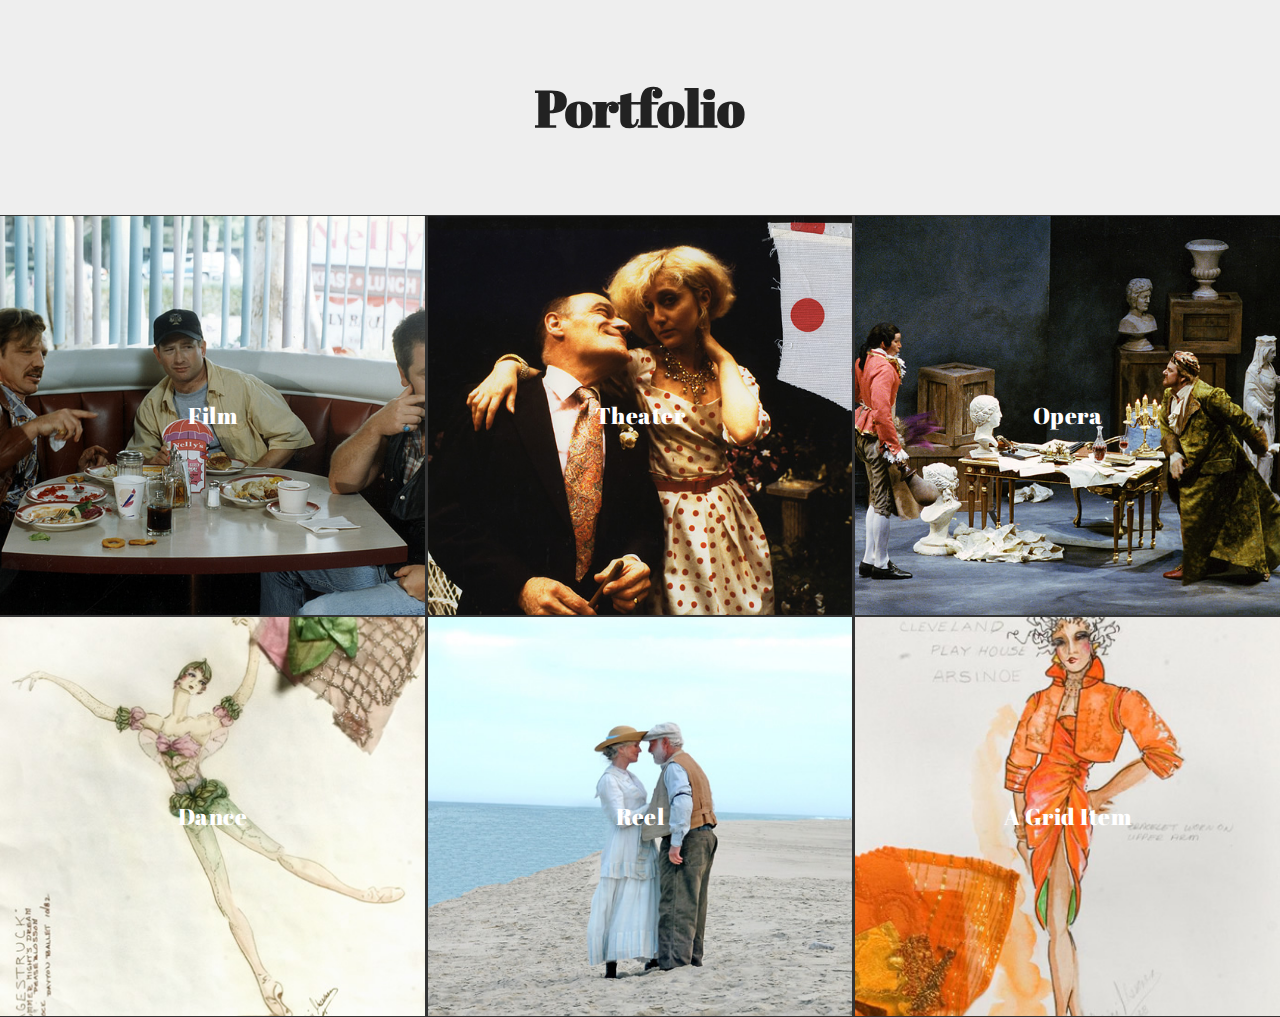
<file: portfolio.html>
<!DOCTYPE HTML>

<html>
	<head>
		<title>Mimi Maxmen</title>
		<meta charset="utf-8" />
		<meta name="viewport" content="width=device-width, initial-scale=1" />
		<!--[if lte IE 8]><script src="assets/js/ie/html5shiv.js"></script><![endif]-->
		<link rel="stylesheet" href="assets/css/portfolio.css" />
		<!--[if lte IE 8]><link rel="stylesheet" href="assets/css/ie8.css" /><![endif]-->
		<!--[if lte IE 9]><link rel="stylesheet" href="assets/css/ie9.css" /><![endif]-->
	</head>

    <section class="mast">
      <header class="mast__header">
        <h1>Portfolio</h1>
      </header>

    </section>

    <section class="blocks">
      <div class="blocks__grid">
      <article class="block">
        <div class="block__content">
          <figure class="block__bg" style="background-image: url(assets/css/images/010.jpg)"></figure>
          <header class="block__header">
            <h3>Film</h3>
          </header>
        </div>
      </article>

      <article class="block">
        <div class="block__content">
        <figure class="block__bg" style="background-image: url(assets/css/images/017.jpg)"></figure>
        <header class="block__header">
          <h3>Theater</h3>
        </header>
        </div>
      </article>

      <article class="block">
        <div class="block__content">
          <figure class="block__bg" style="background-image: url(assets/css/images/035.jpg)"></figure>
          <header class="block__header">
            <h3>Opera</h3>
          </header>
        </div>
      </article>

      <article class="block">
        <div class="block__content">
          <figure class="block__bg" style="background-image: url(assets/css/images/001.jpg)"></figure>
          <header class="block__header">
            <h3>Dance</h3>
          </header>
        </div>
      </article>

      <article class="block">
        <div class="block__content">
          <figure class="block__bg" style="background-image: url(assets/css/images/020.jpg)"></figure>
          <header class="block__header">
            <h3>Reel</h3>
          </header>
        </div>
      </article>

      <article class="block">
        <div class="block__content">
          <figure class="block__bg" style="background-image: url(assets/css/images/028.jpg)"></figure>
          <header class="block__header">
            <h3>A Grid Item</h3>
          </header>
        </div>
      </article>

      <!-- <article class="block">
        <div class="block__content">
          <figure class="block__bg" style="background-image: url(assets/css/images/041.jpg)"></figure>
          <header class="block__header">
            <h3>A Grid Item</h3>
          </header>
        </div>
      </article>
      <article class="block">
        <div class="block__content">
          <figure class="block__bg" style="background-image: url(assets/css/images/044.jpg)"></figure>
          <header class="block__header">
            <h3>A Grid Item</h3>
          </header>
        </div>
      </article>
       <article class="block">
        <div class="block__content">
          <figure class="block__bg" style="background-image: url(https://unsplash.it/g/900/800?image=952)"></figure>
          <header class="block__header">
            <h3>A Grid Item</h3>
          </header>
        </div>
      </article>

        <article class="block">
        <div class="block__content">
          <figure class="block__bg" style="background-image: url(https://unsplash.it/g/900/800?image=959)"></figure>
          <header class="block__header">
            <h3>A Grid Item</h3>
          </header>
        </div>
      </article>

      <article class="block">
        <div class="block__content">
          <figure class="block__bg" style="background-image: url(https://unsplash.it/g/900/800?image=953)"></figure>
          <header class="block__header">
            <h3>A Grid Item</h3>
          </header>
        </div>
      </article>
      <article class="block">
        <div class="block__content">
          <figure class="block__bg" style="background-image: url(https://unsplash.it/g/900/800?image=945)"></figure>
          <header class="block__header">
            <h3>A Grid Item</h3>
          </header>
        </div>
      </article> -->
      </div>
    </section>
  </body>
</html>
</file>
<file: assets/css/portfolio.css>
/*---------------------------
-MQs
-----------------------------*/
/*---------------------------
-FONTS
-----------------------------*/
@import url(https://fonts.googleapis.com/css?family=Abril+Fatface);
/*---------------------------
-SETUPS
-----------------------------*/
*, *:before, *:after {
  box-sizing: border-box; }

* {
  min-height: 0;
  min-width: 0;
  margin: 0;
  padding: 0; }

/*---------------------------
-type
-----------------------------*/
body {
  line-height: 1.7;
  color: #222;
  background-color: #fff;
  font-weight: 400;
  font-style: normal;
  -ms-text-size-adjust: 100%;
  -webkit-text-size-adjust: 100%;
  -webkit-font-smoothing: antialiased;
  -moz-osx-font-smoothing: grayscale;
  text-rendering: optimizeLegibility; }

h1, h3 {
  font-family: "Abril Fatface", "georgia", serif; }

.code {
  padding: 2em;
  font-size: 0.85em;
  background-color: #fff;
  color: #555;
  overflow-x: auto; }

/*---------------------------
-MAST
-----------------------------*/
.mast {
  background-color: #eee;
  padding: 4em 0; }
  .mast__header {
    margin: 0 auto;
    padding: 0 1%; }
    .mast__header h1 {
      font-size: 2em;
      text-align: center; }
      @media (min-width: 65em) {
        .mast__header h1 {
          font-size: 3.2em; } }
  .mast__content {
    max-width: 50em;
    margin: 0 auto; }

/*---------------------------
-BLOCKS
-----------------------------*/
.blocks {
  color: #fff;
  background-color: #333; }
  .blocks__grid {
    display: flex;
    flex-direction: row;
    flex-flow: wrap;
    margin-left: -0.1%;
    margin-right: -0.1%;
    position: relative;
    z-index: 0;
    background-color: #333; }
    .blocks__grid > * {
      padding: 0.1%;
      flex-basis: 50%; }
      @media (min-width: 54em) {
        .blocks__grid > * {
          flex-basis: 33.33333%; } }
      @media (min-width: 65em) {
        .blocks__grid > * {
          flex-basis: 33.33333%; } }
      @media (min-width: 91em) {
        .blocks__grid > * {
          flex-basis: 25%; } }

/*---------------------------
-BLOCK
-----------------------------*/
.block__content {
  z-index: 3;
  position: relative;
  display: block;
  padding: 1em;
  height: 0em;
  padding-bottom: 90%;
  will-change: background;
  overflow: hidden; }
.block__bg {
  z-index: 0;
  position: absolute;
  height: 100%;
  width: 100%;
  top: 0;
  left: 0;
  margin: 0;
  overflow: hidden;
  background-position: 50%;
  background-repeat: no-repeat;
  background-size: cover; }
.block__header {
  position: absolute;
  top: 50%;
  left: 50%;
  transform: translate(-50%, -50%);
  margin: 0 auto; }
.block h3 {
  font-size: 1.8vw;
  font-family: "Abril Fatface", "georgia", serif;
  letter-spacing: 0.02em;
  font-weight: 400; }

/*# sourceMappingURL=portfolio.css.map */
</file>
<file: assets/css/ie8.css>
/*
	Aerial by Pixelarity
	pixelarity.com | hello@pixelarity.com
	License: pixelarity.com/license
*/

/* Header */

	#header nav a {
		position: relative;
		border: solid 1px #fff;
		border-radius: 100%;
		-ms-behavior: url("assets/js/ie/PIE.htc");
	}

		#header nav a:before {
			border: 0;
		}

/* Footer */

	#footer {
		background-image: url("images/ie/footer.png");
		background-position: bottom left;
		background-repeat: repeat-x;
	}
</file>
<file: assets/css/ie9.css>
/*
	Aerial by Pixelarity
	pixelarity.com | hello@pixelarity.com
	License: pixelarity.com/license
*/

/* Wrapper */

	#wrapper {
		opacity: 1;
	}

/* Overlay */

	#overlay {
		opacity: 1;
	}

/* Header */

	#header {
		opacity: 1;
	}

		#header nav li {
			opacity: 1;
		}

/* Footer */

	#footer {
		background-image: url("images/ie/footer.svg");
	}
</file>
